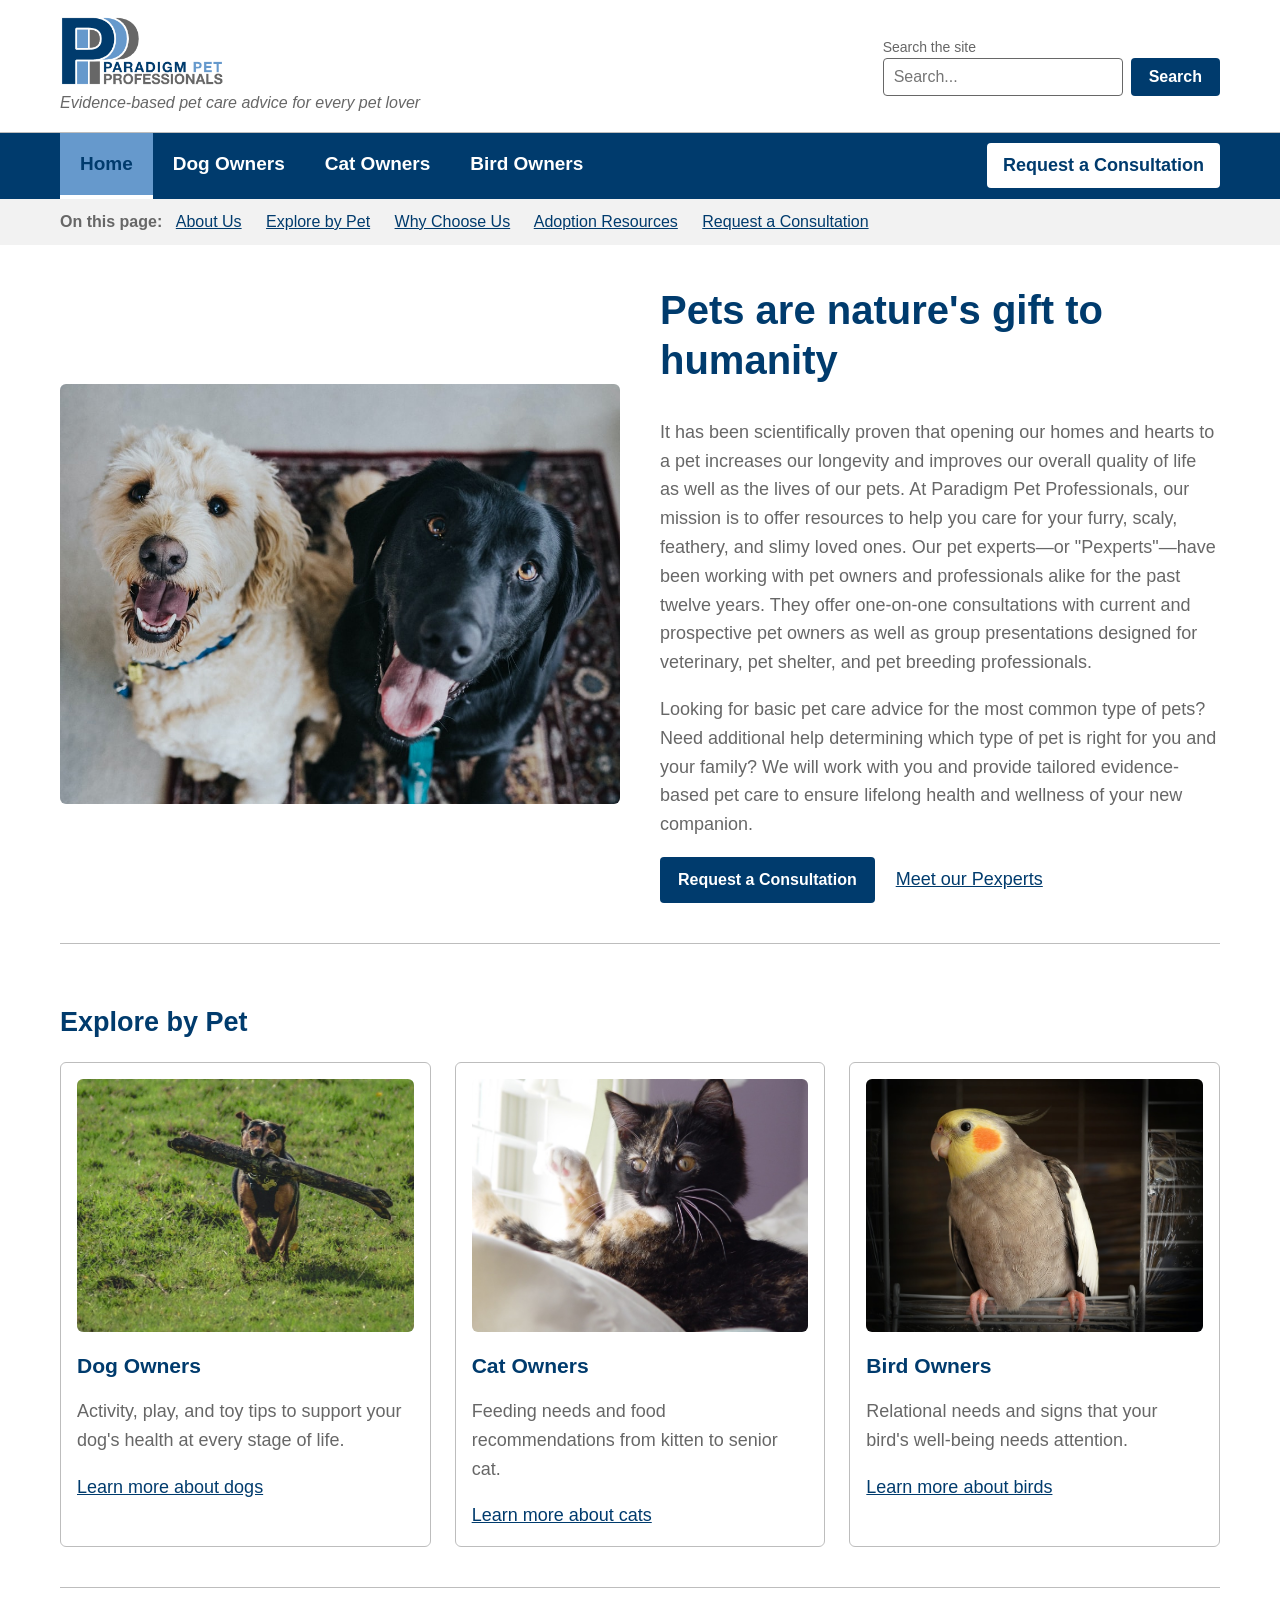
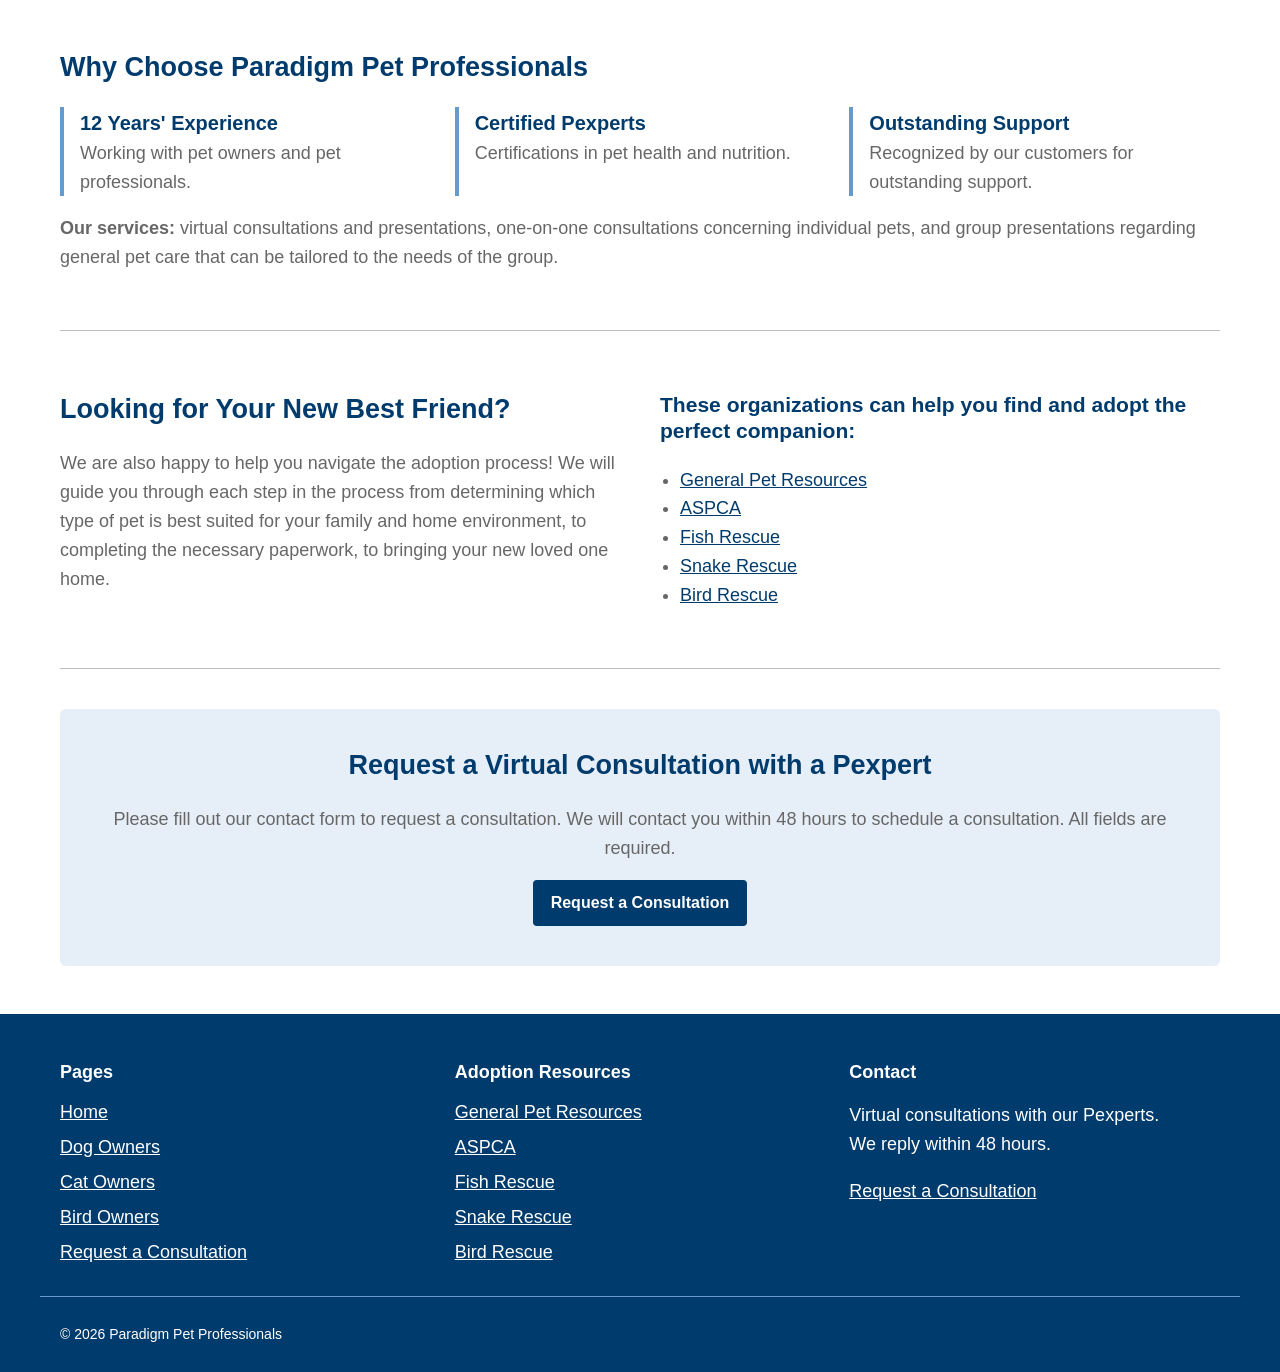
<file: index.html>
<!DOCTYPE html>
<html lang="en">
<head>
  <meta charset="UTF-8">
  <meta name="viewport" content="width=device-width, initial-scale=1.0">
  <title>Paradigm Pet Professionals | New Pet Care Consultations</title>
  <meta name="description" content="Evidence-based pet care advice and virtual new pet consultations with our Pexperts.">
  <link rel="stylesheet" href="css/styles.css">
</head>
<body>
  <a class="skip-link" href="#main">Skip to main content</a>

  <header class="site-header">
    <div class="container header-inner">
      <a href="index.html" class="brand">
        <img src="images/logo.png" alt="Paradigm Pet Professionals logo">
        <span class="slogan">Evidence-based pet care advice for every pet lover</span>
      </a>
      <form class="search" role="search" action="#">
        <label for="site-search">Search the site</label>
        <div class="search-row">
          <input type="search" id="site-search" name="q" placeholder="Search...">
          <button type="submit">Search</button>
        </div>
      </form>
    </div>
  </header>

  <nav class="main-nav" aria-label="Primary">
    <div class="container nav-inner">
      <ul>
        <li><a href="index.html" class="active" aria-current="page">Home</a></li>
        <li><a href="dogs.html">Dog Owners</a></li>
        <li><a href="cats.html">Cat Owners</a></li>
        <li><a href="birds.html">Bird Owners</a></li>
      </ul>
      <a href="consultation.html" class="nav-cta">Request a Consultation</a>
    </div>
  </nav>

  <nav class="page-links" aria-label="On this page">
    <div class="container">
      <span>On this page:</span>
      <a href="#about">About Us</a>
      <a href="#explore">Explore by Pet</a>
      <a href="#why">Why Choose Us</a>
      <a href="#adopt">Adoption Resources</a>
      <a href="#consult">Request a Consultation</a>
    </div>
  </nav>

  <main id="main" class="container">
        <section id="about" class="hero">
      <img src="images/hero-dogs.jpg" alt="Two happy dogs sitting side by side on a rug">
      <div>
        <h1>Pets are nature's gift to humanity</h1>
        <p>It has been scientifically proven that opening our homes and hearts to a pet increases our longevity and improves our overall quality of life as well as the lives of our pets. At Paradigm Pet Professionals, our mission is to offer resources to help you care for your furry, scaly, feathery, and slimy loved ones. Our pet experts—or "Pexperts"—have been working with pet owners and professionals alike for the past twelve years. They offer one-on-one consultations with current and prospective pet owners as well as group presentations designed for veterinary, pet shelter, and pet breeding professionals.</p>
        <p>Looking for basic pet care advice for the most common type of pets? Need additional help determining which type of pet is right for you and your family? We will work with you and provide tailored evidence-based pet care to ensure lifelong health and wellness of your new companion.</p>
        <a href="consultation.html" class="button">Request a Consultation</a>
        <a href="#why" class="text-link">Meet our Pexperts</a>
      </div>
    </section>

    <section id="explore">
      <h2>Explore by Pet</h2>
      <div class="cards">
        <article class="card">
          <img src="images/dog-play.jpg" alt="A dog running through the grass carrying a large stick">
          <h3>Dog Owners</h3>
          <p>Activity, play, and toy tips to support your dog's health at every stage of life.</p>
          <a href="dogs.html">Learn more about dogs</a>
        </article>
        <article class="card">
          <img src="images/cat.jpg" alt="A tortoiseshell cat lying on a bed">
          <h3>Cat Owners</h3>
          <p>Feeding needs and food recommendations from kitten to senior cat.</p>
          <a href="cats.html">Learn more about cats</a>
        </article>
        <article class="card">
          <img src="images/bird.jpg" alt="A cockatiel perched in its cage">
          <h3>Bird Owners</h3>
          <p>Relational needs and signs that your bird's well-being needs attention.</p>
          <a href="birds.html">Learn more about birds</a>
        </article>
      </div>
    </section>

    <section id="why">
      <h2>Why Choose Paradigm Pet Professionals</h2>
      <ul class="values">
        <li><strong>12 Years' Experience</strong>Working with pet owners and pet professionals.</li>
        <li><strong>Certified Pexperts</strong>Certifications in pet health and nutrition.</li>
        <li><strong>Outstanding Support</strong>Recognized by our customers for outstanding support.</li>
      </ul>
      <p><strong>Our services:</strong> virtual consultations and presentations, one-on-one consultations concerning individual pets, and group presentations regarding general pet care that can be tailored to the needs of the group.</p>
    </section>

    <section id="adopt" class="two-col">
      <div>
        <h2>Looking for Your New Best Friend?</h2>
        <p>We are also happy to help you navigate the adoption process! We will guide you through each step in the process from determining which type of pet is best suited for your family and home environment, to completing the necessary paperwork, to bringing your new loved one home.</p>
      </div>
      <div>
        <h3>These organizations can help you find and adopt the perfect companion:</h3>
        <ul class="link-list">
          <li><a href="https://bestfriends.org/pet-care-resources/issues/pet-adoption-resources" target="_blank" rel="noopener">General Pet Resources</a></li>
          <li><a href="https://www.aspca.org/" target="_blank" rel="noopener">ASPCA</a></li>
          <li><a href="https://www.sterlingshelter.org/humane-society/koi-fish-rescue/" target="_blank" rel="noopener">Fish Rescue</a></li>
          <li><a href="https://savethesnakes.org/snakerescuecall/" target="_blank" rel="noopener">Snake Rescue</a></li>
          <li><a href="https://ftlob.rescuegroups.org/" target="_blank" rel="noopener">Bird Rescue</a></li>
        </ul>
      </div>
    </section>

    <section id="consult" class="cta">
      <h2>Request a Virtual Consultation with a Pexpert</h2>
      <p>Please fill out our contact form to request a consultation. We will contact you within 48 hours to schedule a consultation. All fields are required.</p>
      <a href="consultation.html" class="button">Request a Consultation</a>
    </section>
  </main>

  <footer class="site-footer">
    <div class="container footer-grid">
      <div>
        <h2>Pages</h2>
        <ul>
          <li><a href="index.html">Home</a></li>
          <li><a href="dogs.html">Dog Owners</a></li>
          <li><a href="cats.html">Cat Owners</a></li>
          <li><a href="birds.html">Bird Owners</a></li>
          <li><a href="consultation.html">Request a Consultation</a></li>
        </ul>
      </div>
      <div>
        <h2>Adoption Resources</h2>
        <ul>
          <li><a href="https://bestfriends.org/pet-care-resources/issues/pet-adoption-resources" target="_blank" rel="noopener">General Pet Resources</a></li>
          <li><a href="https://www.aspca.org/" target="_blank" rel="noopener">ASPCA</a></li>
          <li><a href="https://www.sterlingshelter.org/humane-society/koi-fish-rescue/" target="_blank" rel="noopener">Fish Rescue</a></li>
          <li><a href="https://savethesnakes.org/snakerescuecall/" target="_blank" rel="noopener">Snake Rescue</a></li>
          <li><a href="https://ftlob.rescuegroups.org/" target="_blank" rel="noopener">Bird Rescue</a></li>
        </ul>
      </div>
      <div>
        <h2>Contact</h2>
        <p>Virtual consultations with our Pexperts.<br>We reply within 48 hours.</p>
        <p><a href="consultation.html">Request a Consultation</a></p>
      </div>
    </div>
    <div class="container footer-bottom">
      <p>&copy; 2026 Paradigm Pet Professionals</p>
    </div>
  </footer>
</body>
</html>
</file>
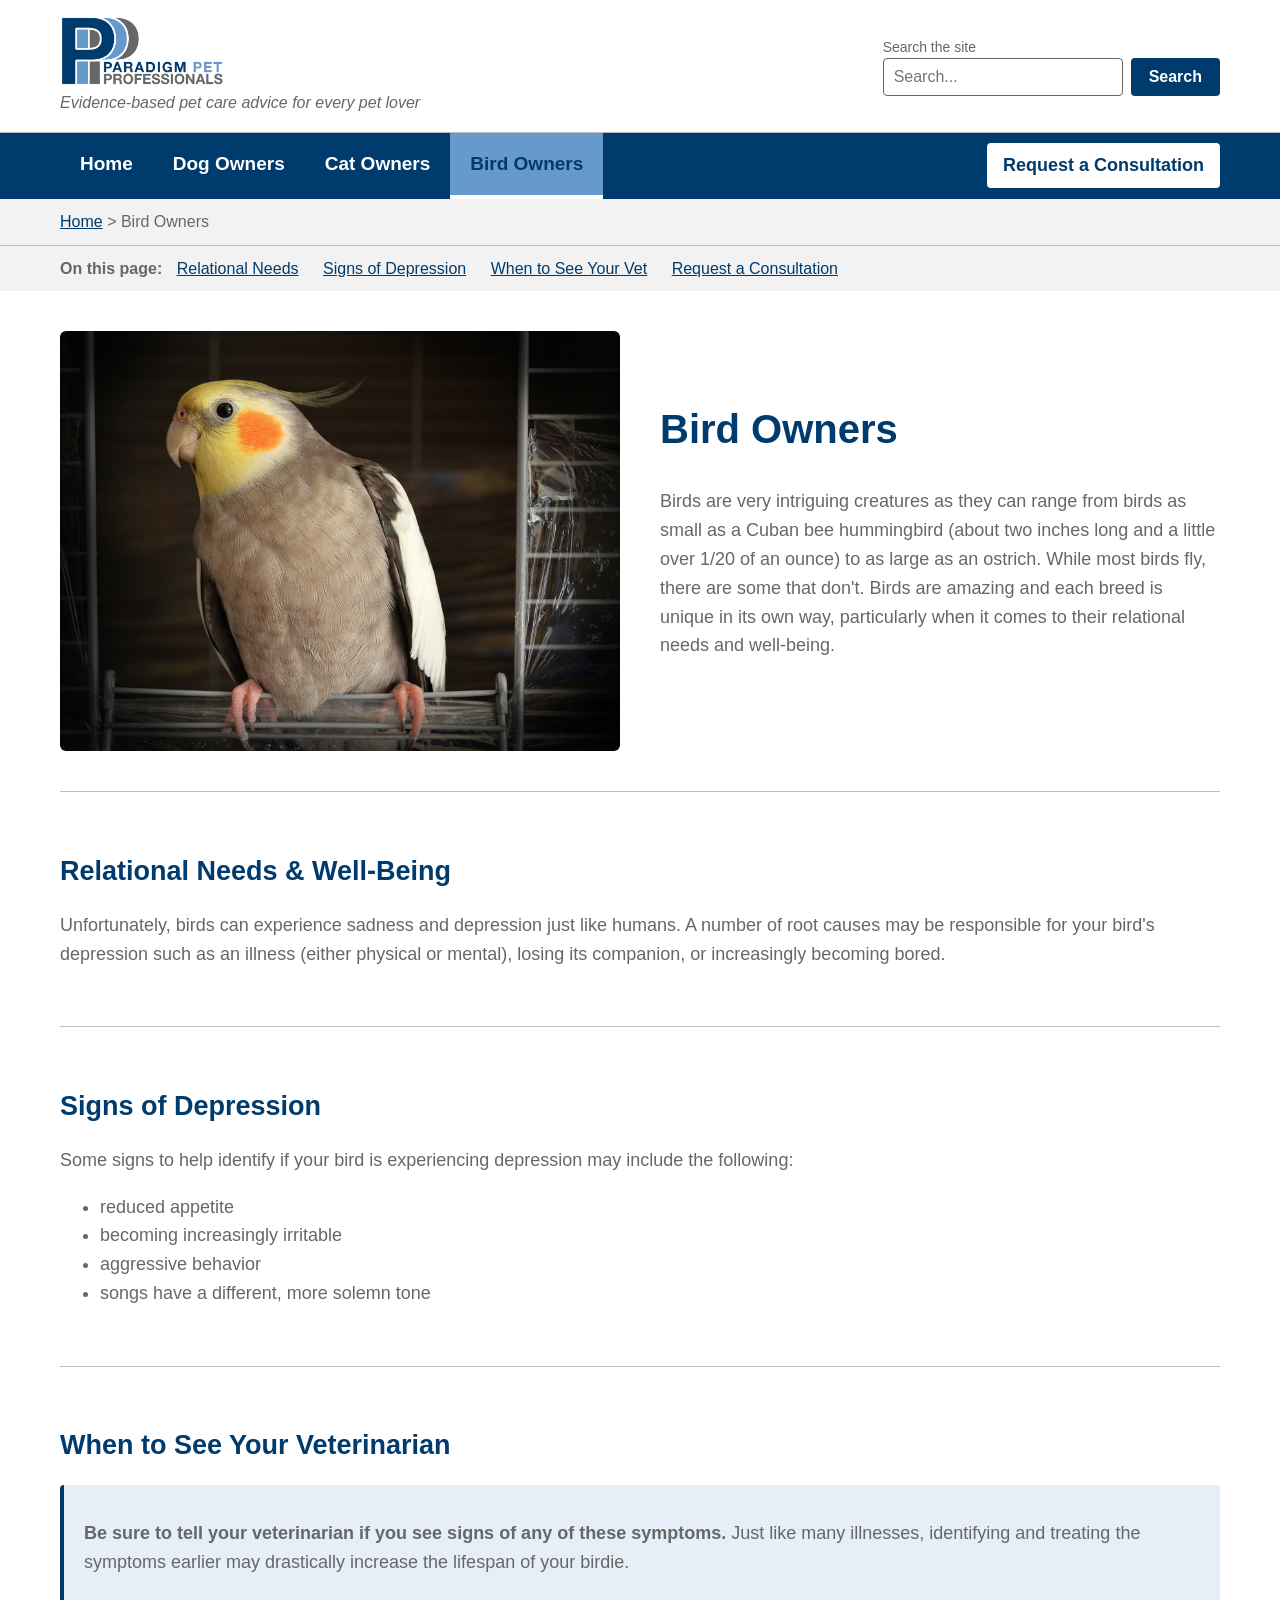
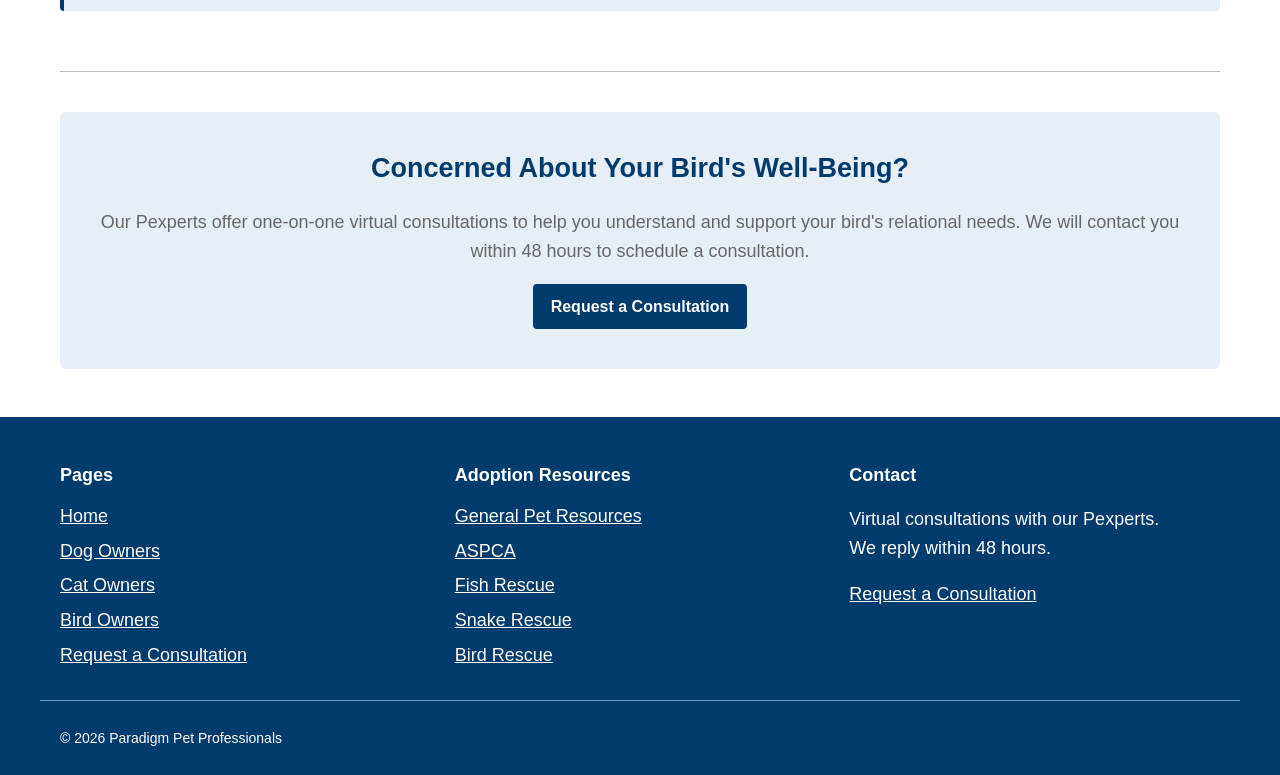
<file: birds.html>
<!DOCTYPE html>
<html lang="en">
<head>
  <meta charset="UTF-8">
  <meta name="viewport" content="width=device-width, initial-scale=1.0">
  <title>Bird Owners | Paradigm Pet Professionals</title>
  <meta name="description" content="Understand your bird's relational needs and well-being, and learn the signs that your bird may be experiencing depression.">
  <link rel="stylesheet" href="css/styles.css">
</head>
<body>
  <a class="skip-link" href="#main">Skip to main content</a>

  <header class="site-header">
    <div class="container header-inner">
      <a href="index.html" class="brand">
        <img src="images/logo.png" alt="Paradigm Pet Professionals logo">
        <span class="slogan">Evidence-based pet care advice for every pet lover</span>
      </a>
      <form class="search" role="search" action="#">
        <label for="site-search">Search the site</label>
        <div class="search-row">
          <input type="search" id="site-search" name="q" placeholder="Search...">
          <button type="submit">Search</button>
        </div>
      </form>
    </div>
  </header>

  <nav class="main-nav" aria-label="Primary">
    <div class="container nav-inner">
      <ul>
        <li><a href="index.html">Home</a></li>
        <li><a href="dogs.html">Dog Owners</a></li>
        <li><a href="cats.html">Cat Owners</a></li>
        <li><a href="birds.html" class="active" aria-current="page">Bird Owners</a></li>
      </ul>
      <a href="consultation.html" class="nav-cta">Request a Consultation</a>
    </div>
  </nav>

  <nav class="breadcrumb" aria-label="Breadcrumb">
    <div class="container">
      <a href="index.html">Home</a> <span aria-hidden="true">&gt;</span>
      <span aria-current="page">Bird Owners</span>
    </div>
  </nav>

  <nav class="page-links" aria-label="On this page">
    <div class="container">
      <span>On this page:</span>
      <a href="#relational">Relational Needs</a>
      <a href="#signs">Signs of Depression</a>
      <a href="#vet">When to See Your Vet</a>
      <a href="#consult">Request a Consultation</a>
    </div>
  </nav>

  <main id="main" class="container">
    <section class="hero">
      <img src="images/bird.jpg" alt="A gray and yellow cockatiel perched in its cage">
      <div>
        <h1>Bird Owners</h1>
        <p>Birds are very intriguing creatures as they can range from birds as small as a Cuban bee hummingbird (about two inches long and a little over 1/20 of an ounce) to as large as an ostrich. While most birds fly, there are some that don't. Birds are amazing and each breed is unique in its own way, particularly when it comes to their relational needs and well-being.</p>
      </div>
    </section>

    <section id="relational">
      <h2>Relational Needs &amp; Well-Being</h2>
      <p>Unfortunately, birds can experience sadness and depression just like humans. A number of root causes may be responsible for your bird's depression such as an illness (either physical or mental), losing its companion, or increasingly becoming bored.</p>
    </section>

    <section id="signs">
      <h2>Signs of Depression</h2>
      <p>Some signs to help identify if your bird is experiencing depression may include the following:</p>
      <ul>
        <li>reduced appetite</li>
        <li>becoming increasingly irritable</li>
        <li>aggressive behavior</li>
        <li>songs have a different, more solemn tone</li>
      </ul>
    </section>

    <section id="vet">
      <h2>When to See Your Veterinarian</h2>
      <div class="callout">
        <p><strong>Be sure to tell your veterinarian if you see signs of any of these symptoms.</strong> Just like many illnesses, identifying and treating the symptoms earlier may drastically increase the lifespan of your birdie.</p>
      </div>
    </section>

    <section id="consult" class="cta">
      <h2>Concerned About Your Bird's Well-Being?</h2>
      <p>Our Pexperts offer one-on-one virtual consultations to help you understand and support your bird's relational needs. We will contact you within 48 hours to schedule a consultation.</p>
      <a href="consultation.html" class="button">Request a Consultation</a>
    </section>
  </main>

  <footer class="site-footer">
    <div class="container footer-grid">
      <div>
        <h2>Pages</h2>
        <ul>
          <li><a href="index.html">Home</a></li>
          <li><a href="dogs.html">Dog Owners</a></li>
          <li><a href="cats.html">Cat Owners</a></li>
          <li><a href="birds.html">Bird Owners</a></li>
          <li><a href="consultation.html">Request a Consultation</a></li>
        </ul>
      </div>
      <div>
        <h2>Adoption Resources</h2>
        <ul>
          <li><a href="https://bestfriends.org/pet-care-resources/issues/pet-adoption-resources" target="_blank" rel="noopener">General Pet Resources</a></li>
          <li><a href="https://www.aspca.org/" target="_blank" rel="noopener">ASPCA</a></li>
          <li><a href="https://www.sterlingshelter.org/humane-society/koi-fish-rescue/" target="_blank" rel="noopener">Fish Rescue</a></li>
          <li><a href="https://savethesnakes.org/snakerescuecall/" target="_blank" rel="noopener">Snake Rescue</a></li>
          <li><a href="https://ftlob.rescuegroups.org/" target="_blank" rel="noopener">Bird Rescue</a></li>
        </ul>
      </div>
      <div>
        <h2>Contact</h2>
        <p>Virtual consultations with our Pexperts.<br>We reply within 48 hours.</p>
        <p><a href="consultation.html">Request a Consultation</a></p>
      </div>
    </div>
    <div class="container footer-bottom">
      <p>&copy; 2026 Paradigm Pet Professionals</p>
    </div>
  </footer>
</body>
</html>
</file>
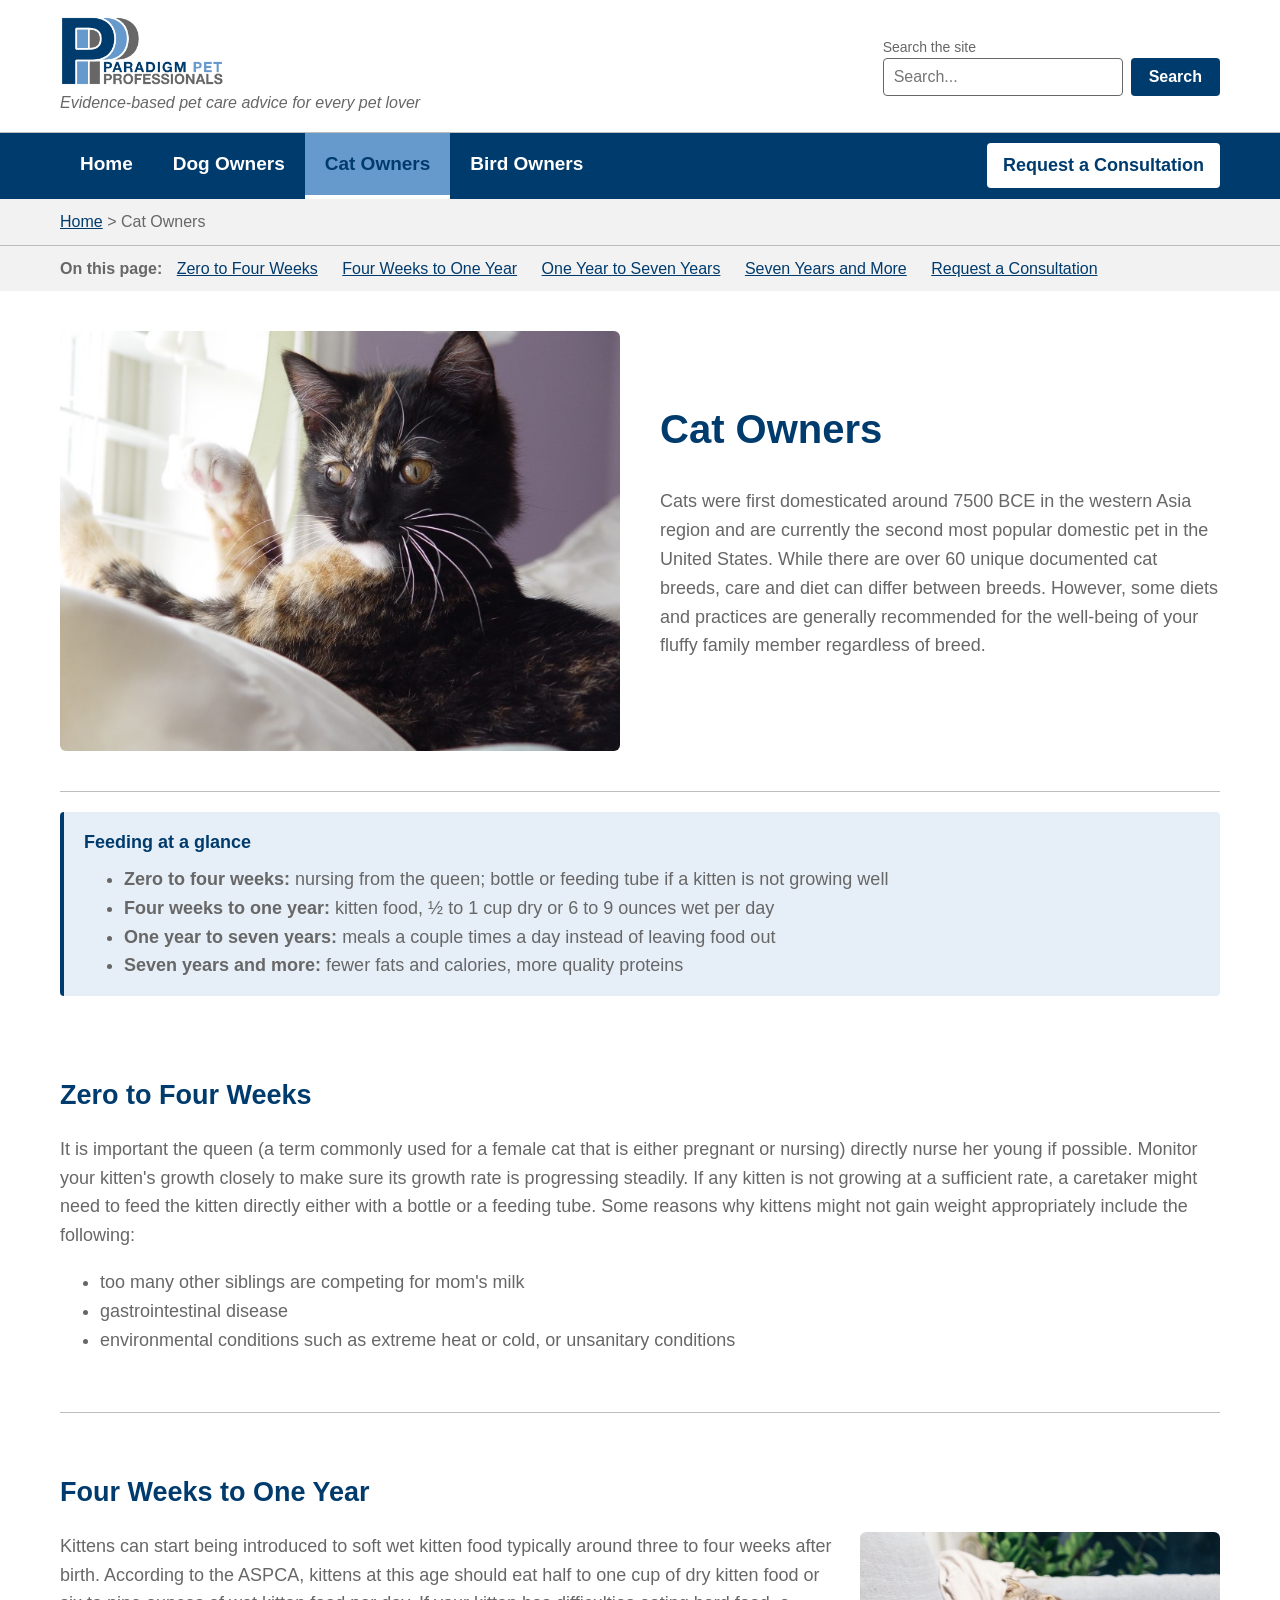
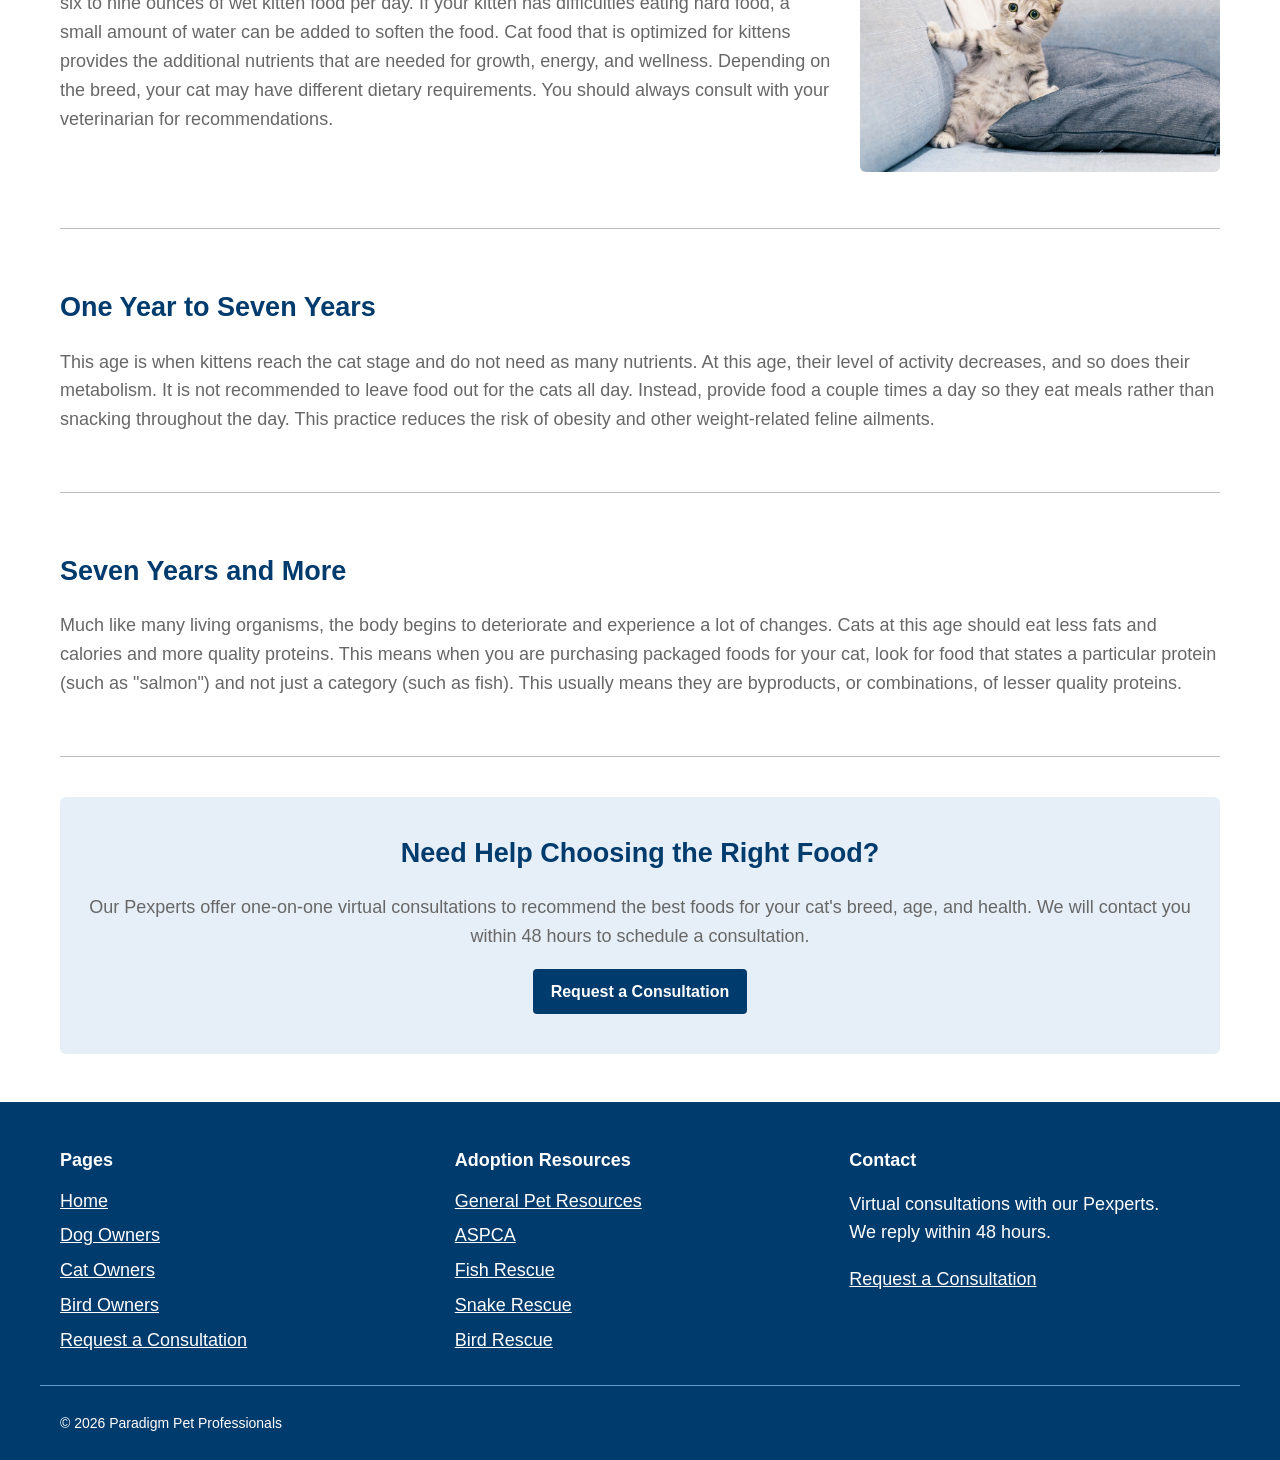
<file: cats.html>
<!DOCTYPE html>
<html lang="en">
<head>
  <meta charset="UTF-8">
  <meta name="viewport" content="width=device-width, initial-scale=1.0">
  <title>Cat Owners | Paradigm Pet Professionals</title>
  <meta name="description" content="Feeding needs and food recommendations for your cat at every life stage, from newborn kitten to senior cat.">
  <link rel="stylesheet" href="css/styles.css">
</head>
<body>
  <a class="skip-link" href="#main">Skip to main content</a>

  <header class="site-header">
    <div class="container header-inner">
      <a href="index.html" class="brand">
        <img src="images/logo.png" alt="Paradigm Pet Professionals logo">
        <span class="slogan">Evidence-based pet care advice for every pet lover</span>
      </a>
      <form class="search" role="search" action="#">
        <label for="site-search">Search the site</label>
        <div class="search-row">
          <input type="search" id="site-search" name="q" placeholder="Search...">
          <button type="submit">Search</button>
        </div>
      </form>
    </div>
  </header>

  <nav class="main-nav" aria-label="Primary">
    <div class="container nav-inner">
      <ul>
        <li><a href="index.html">Home</a></li>
        <li><a href="dogs.html">Dog Owners</a></li>
        <li><a href="cats.html" class="active" aria-current="page">Cat Owners</a></li>
        <li><a href="birds.html">Bird Owners</a></li>
      </ul>
      <a href="consultation.html" class="nav-cta">Request a Consultation</a>
    </div>
  </nav>

  <nav class="breadcrumb" aria-label="Breadcrumb">
    <div class="container">
      <a href="index.html">Home</a> <span aria-hidden="true">&gt;</span>
      <span aria-current="page">Cat Owners</span>
    </div>
  </nav>

  <nav class="page-links" aria-label="On this page">
    <div class="container">
      <span>On this page:</span>
      <a href="#newborn">Zero to Four Weeks</a>
      <a href="#kitten">Four Weeks to One Year</a>
      <a href="#adult">One Year to Seven Years</a>
      <a href="#senior">Seven Years and More</a>
      <a href="#consult">Request a Consultation</a>
    </div>
  </nav>

  <main id="main" class="container">
    <section class="hero">
      <img src="images/cat.jpg" alt="A tortoiseshell cat lying on a bed">
      <div>
        <h1>Cat Owners</h1>
        <p>Cats were first domesticated around 7500 BCE in the western Asia region and are currently the second most popular domestic pet in the United States. While there are over 60 unique documented cat breeds, care and diet can differ between breeds. However, some diets and practices are generally recommended for the well-being of your fluffy family member regardless of breed.</p>
      </div>
    </section>

    <div class="callout">
      <h4>Feeding at a glance</h4>
      <ul>
        <li><strong>Zero to four weeks:</strong> nursing from the queen; bottle or feeding tube if a kitten is not growing well</li>
        <li><strong>Four weeks to one year:</strong> kitten food, ½ to 1 cup dry or 6 to 9 ounces wet per day</li>
        <li><strong>One year to seven years:</strong> meals a couple times a day instead of leaving food out</li>
        <li><strong>Seven years and more:</strong> fewer fats and calories, more quality proteins</li>
      </ul>
    </div>

    <section id="newborn">
      <h2>Zero to Four Weeks</h2>
      <p>It is important the queen (a term commonly used for a female cat that is either pregnant or nursing) directly nurse her young if possible. Monitor your kitten's growth closely to make sure its growth rate is progressing steadily. If any kitten is not growing at a sufficient rate, a caretaker might need to feed the kitten directly either with a bottle or a feeding tube. Some reasons why kittens might not gain weight appropriately include the following:</p>
      <ul>
        <li>too many other siblings are competing for mom's milk</li>
        <li>gastrointestinal disease</li>
        <li>environmental conditions such as extreme heat or cold, or unsanitary conditions</li>
      </ul>
    </section>

    <section id="kitten">
      <h2>Four Weeks to One Year</h2>
      <img src="images/kitten.jpg" alt="A playful tabby kitten on a couch" class="section-img">
      <p>Kittens can start being introduced to soft wet kitten food typically around three to four weeks after birth. According to the ASPCA, kittens at this age should eat half to one cup of dry kitten food or six to nine ounces of wet kitten food per day. If your kitten has difficulties eating hard food, a small amount of water can be added to soften the food. Cat food that is optimized for kittens provides the additional nutrients that are needed for growth, energy, and wellness. Depending on the breed, your cat may have different dietary requirements. You should always consult with your veterinarian for recommendations.</p>
    </section>

    <section id="adult">
      <h2>One Year to Seven Years</h2>
      <p>This age is when kittens reach the cat stage and do not need as many nutrients. At this age, their level of activity decreases, and so does their metabolism. It is not recommended to leave food out for the cats all day. Instead, provide food a couple times a day so they eat meals rather than snacking throughout the day. This practice reduces the risk of obesity and other weight-related feline ailments.</p>
    </section>

    <section id="senior">
      <h2>Seven Years and More</h2>
      <p>Much like many living organisms, the body begins to deteriorate and experience a lot of changes. Cats at this age should eat less fats and calories and more quality proteins. This means when you are purchasing packaged foods for your cat, look for food that states a particular protein (such as "salmon") and not just a category (such as fish). This usually means they are byproducts, or combinations, of lesser quality proteins.</p>
    </section>

    <section id="consult" class="cta">
      <h2>Need Help Choosing the Right Food?</h2>
      <p>Our Pexperts offer one-on-one virtual consultations to recommend the best foods for your cat's breed, age, and health. We will contact you within 48 hours to schedule a consultation.</p>
      <a href="consultation.html" class="button">Request a Consultation</a>
    </section>
  </main>

  <footer class="site-footer">
    <div class="container footer-grid">
      <div>
        <h2>Pages</h2>
        <ul>
          <li><a href="index.html">Home</a></li>
          <li><a href="dogs.html">Dog Owners</a></li>
          <li><a href="cats.html">Cat Owners</a></li>
          <li><a href="birds.html">Bird Owners</a></li>
          <li><a href="consultation.html">Request a Consultation</a></li>
        </ul>
      </div>
      <div>
        <h2>Adoption Resources</h2>
        <ul>
          <li><a href="https://bestfriends.org/pet-care-resources/issues/pet-adoption-resources" target="_blank" rel="noopener">General Pet Resources</a></li>
          <li><a href="https://www.aspca.org/" target="_blank" rel="noopener">ASPCA</a></li>
          <li><a href="https://www.sterlingshelter.org/humane-society/koi-fish-rescue/" target="_blank" rel="noopener">Fish Rescue</a></li>
          <li><a href="https://savethesnakes.org/snakerescuecall/" target="_blank" rel="noopener">Snake Rescue</a></li>
          <li><a href="https://ftlob.rescuegroups.org/" target="_blank" rel="noopener">Bird Rescue</a></li>
        </ul>
      </div>
      <div>
        <h2>Contact</h2>
        <p>Virtual consultations with our Pexperts.<br>We reply within 48 hours.</p>
        <p><a href="consultation.html">Request a Consultation</a></p>
      </div>
    </div>
    <div class="container footer-bottom">
      <p>&copy; 2026 Paradigm Pet Professionals</p>
    </div>
  </footer>
</body>
</html>
</file>
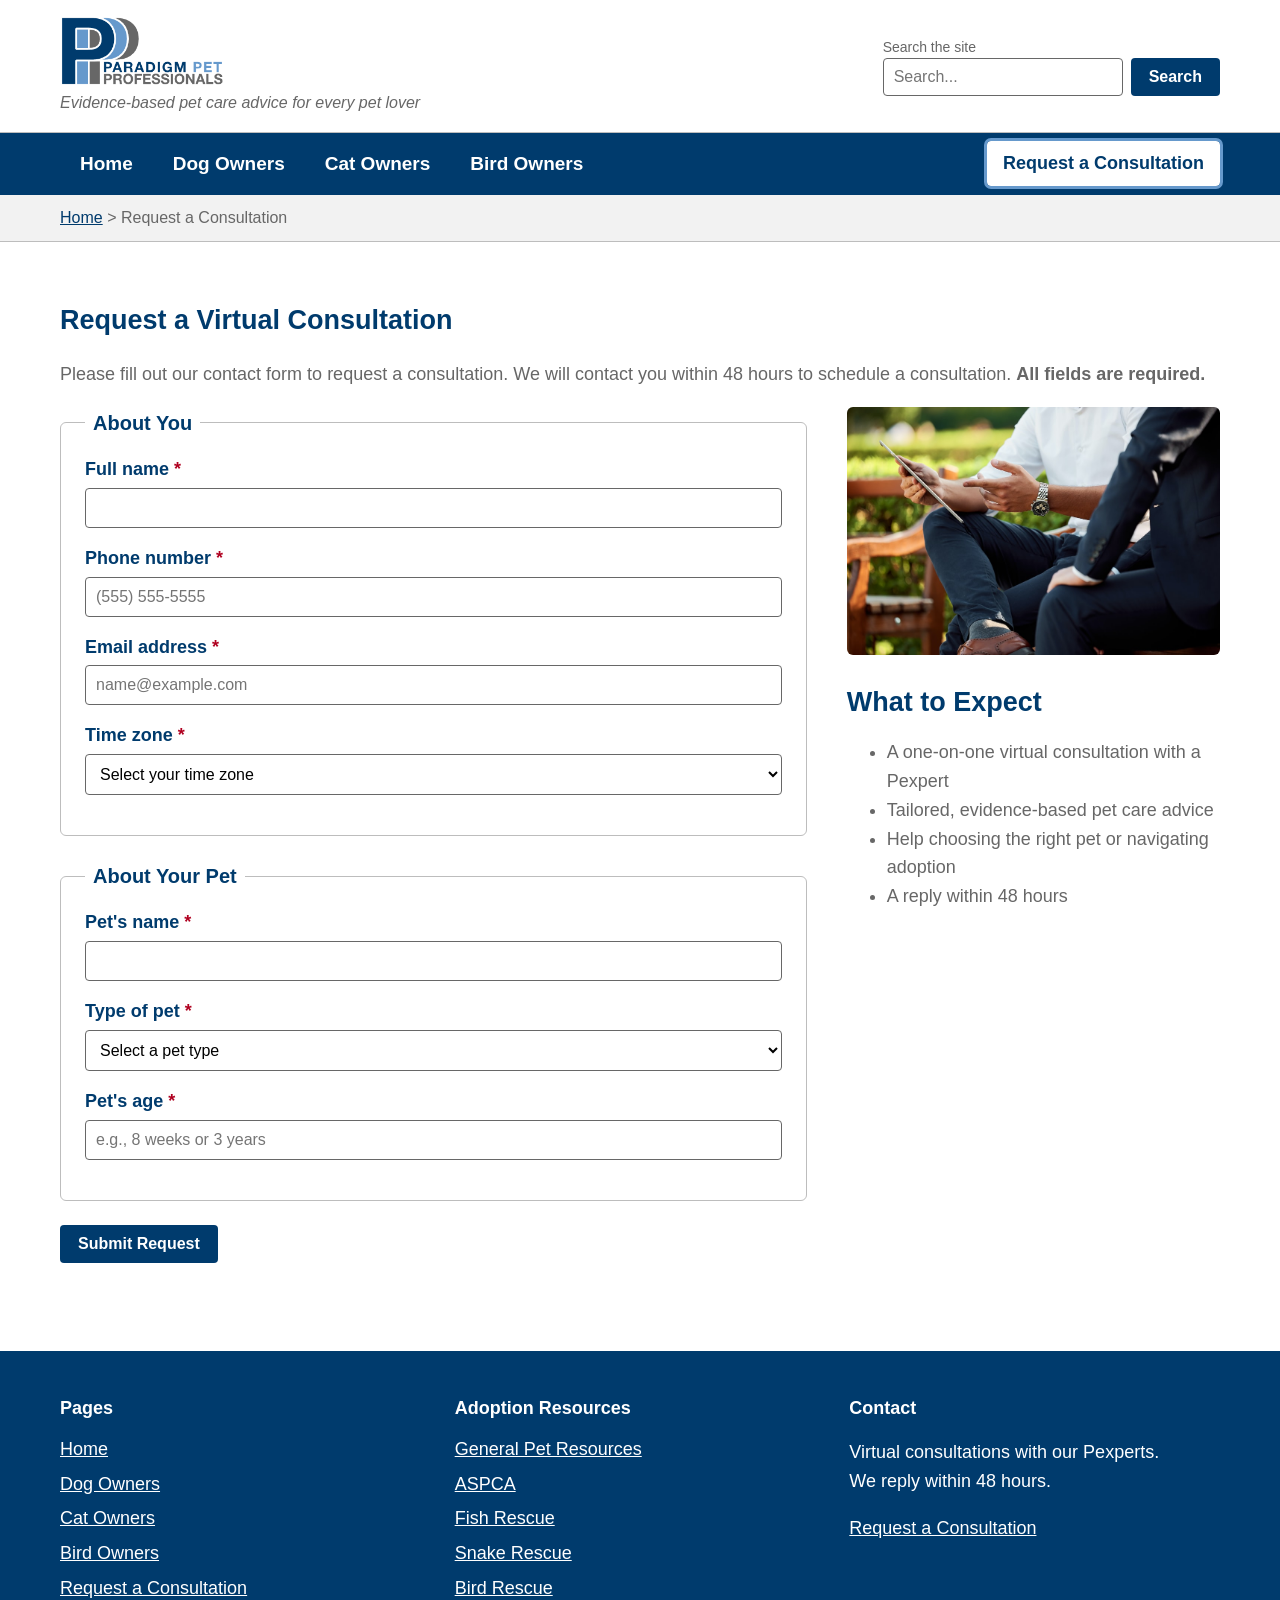
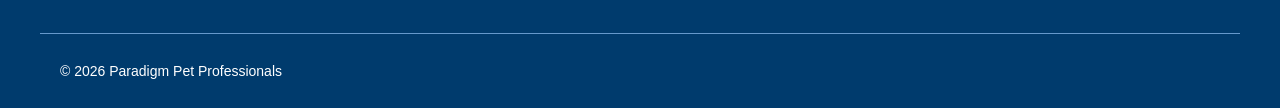
<file: consultation.html>
<!DOCTYPE html>
<html lang="en">
<head>
  <meta charset="UTF-8">
  <meta name="viewport" content="width=device-width, initial-scale=1.0">
  <title>Request a New Pet Consultation | Paradigm Pet Professionals</title>
  <meta name="description" content="Request a virtual new pet care consultation with a Paradigm Pet Professionals Pexpert. We reply within 48 hours.">
  <link rel="stylesheet" href="css/styles.css">
</head>
<body>
  <a class="skip-link" href="#main">Skip to main content</a>

  <header class="site-header">
    <div class="container header-inner">
      <a href="index.html" class="brand">
        <img src="images/logo.png" alt="Paradigm Pet Professionals logo">
        <span class="slogan">Evidence-based pet care advice for every pet lover</span>
      </a>
      <form class="search" role="search" action="#">
        <label for="site-search">Search the site</label>
        <div class="search-row">
          <input type="search" id="site-search" name="q" placeholder="Search...">
          <button type="submit">Search</button>
        </div>
      </form>
    </div>
  </header>

  <nav class="main-nav" aria-label="Primary">
    <div class="container nav-inner">
      <ul>
        <li><a href="index.html">Home</a></li>
        <li><a href="dogs.html">Dog Owners</a></li>
        <li><a href="cats.html">Cat Owners</a></li>
        <li><a href="birds.html">Bird Owners</a></li>
      </ul>
      <a href="consultation.html" class="nav-cta active" aria-current="page">Request a Consultation</a>
    </div>
  </nav>

  <nav class="breadcrumb" aria-label="Breadcrumb">
    <div class="container">
      <a href="index.html">Home</a> <span aria-hidden="true">&gt;</span>
      <span aria-current="page">Request a Consultation</span>
    </div>
  </nav>

  <main id="main" class="container">
    <section>
      <h1>Request a Virtual Consultation</h1>
      <p>Please fill out our contact form to request a consultation. We will contact you within 48 hours to schedule a consultation. <strong>All fields are required.</strong></p>

      <div class="form-layout">
        <div>
          <form id="consult-form" class="consult-form" action="#">
            <fieldset>
              <legend>About You</legend>
              <div class="form-row">
                <label for="name">Full name <span class="required" aria-hidden="true">*</span></label>
                <input type="text" id="name" name="name" autocomplete="name" required>
              </div>
              <div class="form-row">
                <label for="phone">Phone number <span class="required" aria-hidden="true">*</span></label>
                <input type="tel" id="phone" name="phone" autocomplete="tel" placeholder="(555) 555-5555" required>
              </div>
              <div class="form-row">
                <label for="email">Email address <span class="required" aria-hidden="true">*</span></label>
                <input type="email" id="email" name="email" autocomplete="email" placeholder="name@example.com" required>
              </div>
              <div class="form-row">
                <label for="timezone">Time zone <span class="required" aria-hidden="true">*</span></label>
                <select id="timezone" name="timezone" required>
                  <option value="" disabled selected>Select your time zone</option>
                  <option>Eastern Time (ET)</option>
                  <option>Central Time (CT)</option>
                  <option>Mountain Time (MT)</option>
                  <option>Pacific Time (PT)</option>
                  <option>Alaska Time (AKT)</option>
                  <option>Hawaii-Aleutian Time (HT)</option>
                  <option>Other</option>
                </select>
              </div>
            </fieldset>

            <fieldset>
              <legend>About Your Pet</legend>
              <div class="form-row">
                <label for="pet-name">Pet's name <span class="required" aria-hidden="true">*</span></label>
                <input type="text" id="pet-name" name="pet-name" required>
              </div>
              <div class="form-row">
                <label for="pet-type">Type of pet <span class="required" aria-hidden="true">*</span></label>
                <select id="pet-type" name="pet-type" required>
                  <option value="" disabled selected>Select a pet type</option>
                  <option>Dog</option>
                  <option>Cat</option>
                  <option>Bird</option>
                  <option>Fish</option>
                  <option>Small animal</option>
                  <option>Reptile</option>
                  <option>Other</option>
                </select>
              </div>
              <div class="form-row">
                <label for="pet-age">Pet's age <span class="required" aria-hidden="true">*</span></label>
                <input type="text" id="pet-age" name="pet-age" placeholder="e.g., 8 weeks or 3 years" required>
              </div>
            </fieldset>

            <button type="submit" class="button">Submit Request</button>
          </form>

          <div id="confirmation" class="callout" role="status" tabindex="-1" hidden>
            <h2>Thank you!</h2>
            <p>Your consultation request has been received. A Pexpert will contact you within 48 hours to schedule your consultation.</p>
            <a href="index.html">Return to Home</a>
          </div>
        </div>

        <aside class="form-aside">
          <img src="images/consultation.jpg" alt="A pet professional meeting with a client">
          <h2>What to Expect</h2>
          <ul>
            <li>A one-on-one virtual consultation with a Pexpert</li>
            <li>Tailored, evidence-based pet care advice</li>
            <li>Help choosing the right pet or navigating adoption</li>
            <li>A reply within 48 hours</li>
          </ul>
        </aside>
      </div>
    </section>
  </main>

  <footer class="site-footer">
    <div class="container footer-grid">
      <div>
        <h2>Pages</h2>
        <ul>
          <li><a href="index.html">Home</a></li>
          <li><a href="dogs.html">Dog Owners</a></li>
          <li><a href="cats.html">Cat Owners</a></li>
          <li><a href="birds.html">Bird Owners</a></li>
          <li><a href="consultation.html">Request a Consultation</a></li>
        </ul>
      </div>
      <div>
        <h2>Adoption Resources</h2>
        <ul>
          <li><a href="https://bestfriends.org/pet-care-resources/issues/pet-adoption-resources" target="_blank" rel="noopener">General Pet Resources</a></li>
          <li><a href="https://www.aspca.org/" target="_blank" rel="noopener">ASPCA</a></li>
          <li><a href="https://www.sterlingshelter.org/humane-society/koi-fish-rescue/" target="_blank" rel="noopener">Fish Rescue</a></li>
          <li><a href="https://savethesnakes.org/snakerescuecall/" target="_blank" rel="noopener">Snake Rescue</a></li>
          <li><a href="https://ftlob.rescuegroups.org/" target="_blank" rel="noopener">Bird Rescue</a></li>
        </ul>
      </div>
      <div>
        <h2>Contact</h2>
        <p>Virtual consultations with our Pexperts.<br>We reply within 48 hours.</p>
        <p><a href="consultation.html">Request a Consultation</a></p>
      </div>
    </div>
    <div class="container footer-bottom">
      <p>&copy; 2026 Paradigm Pet Professionals</p>
    </div>
  </footer>

  <script>
    const form = document.getElementById('consult-form');
    const confirmation = document.getElementById('confirmation');
    form.addEventListener('submit', function (event) {
      event.preventDefault();
      form.hidden = true;
      confirmation.hidden = false;
      confirmation.focus();
    });
  </script>
</body>
</html>
</file>
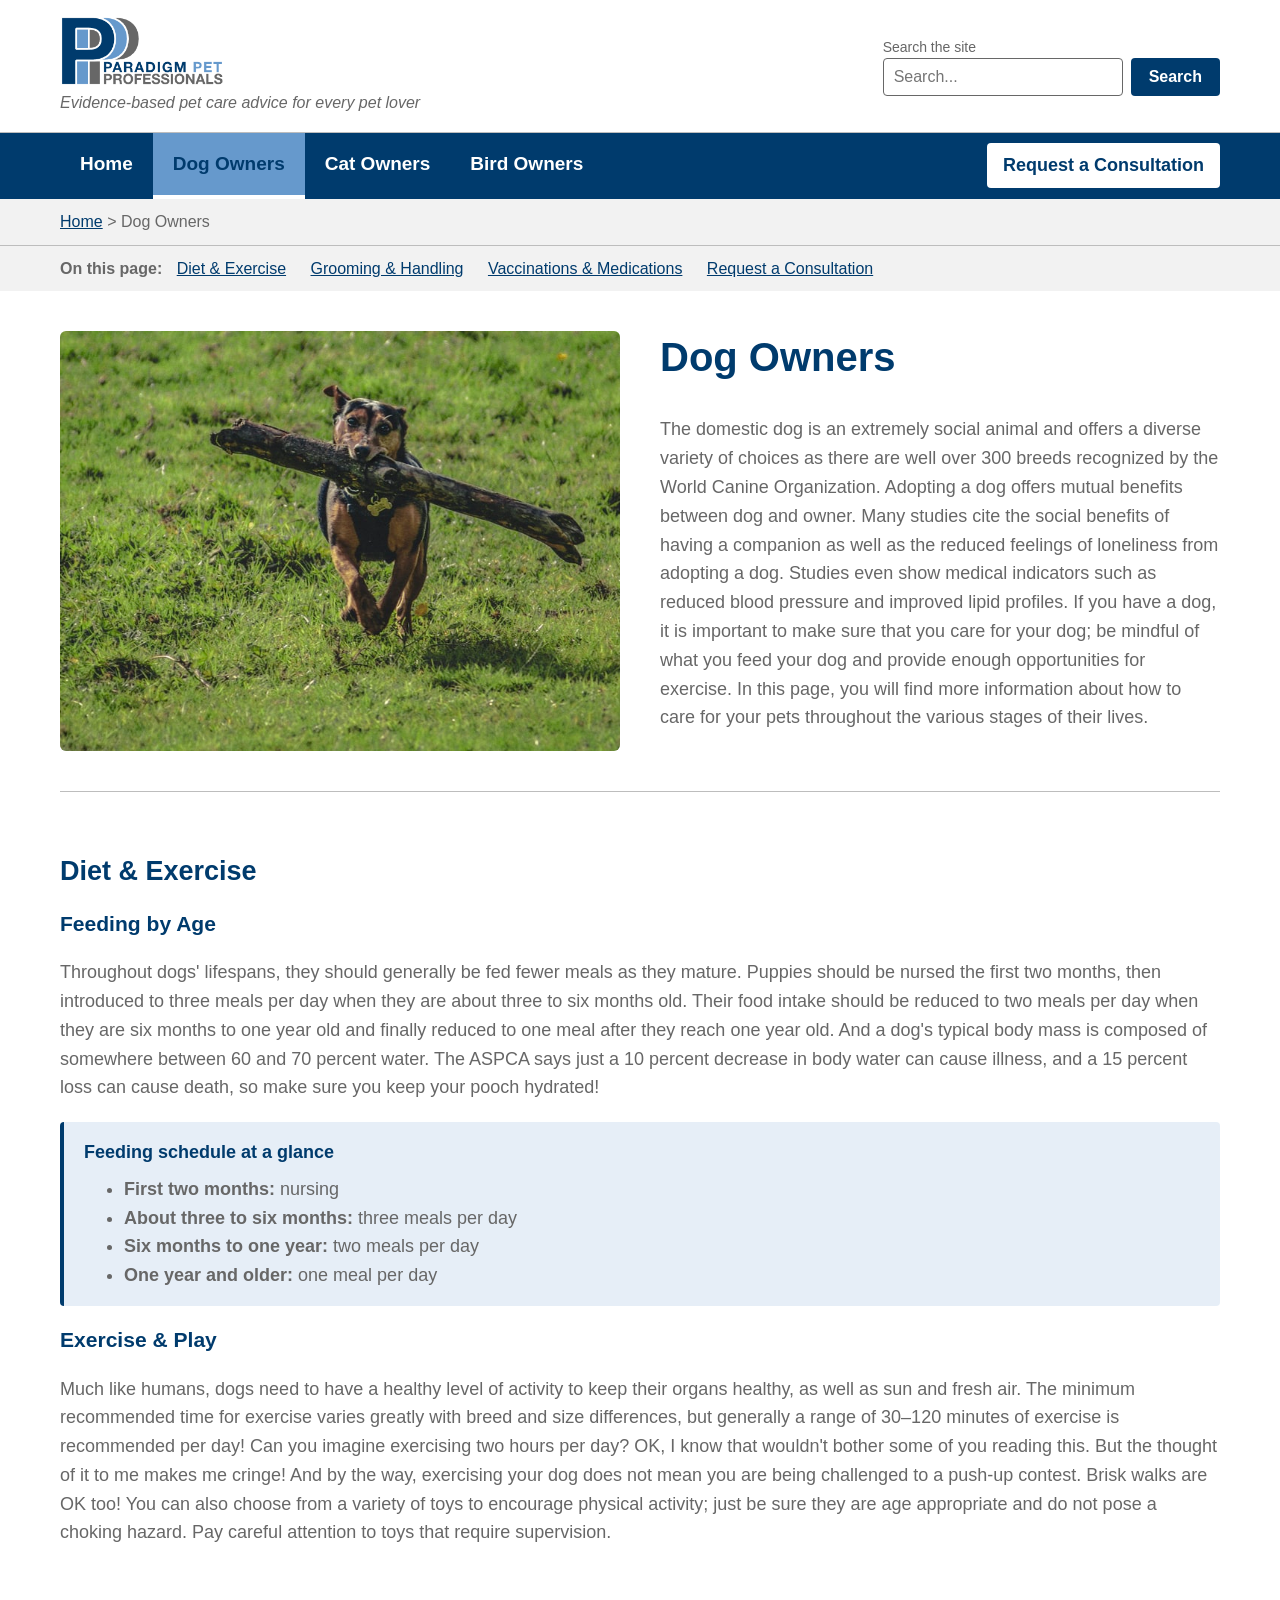
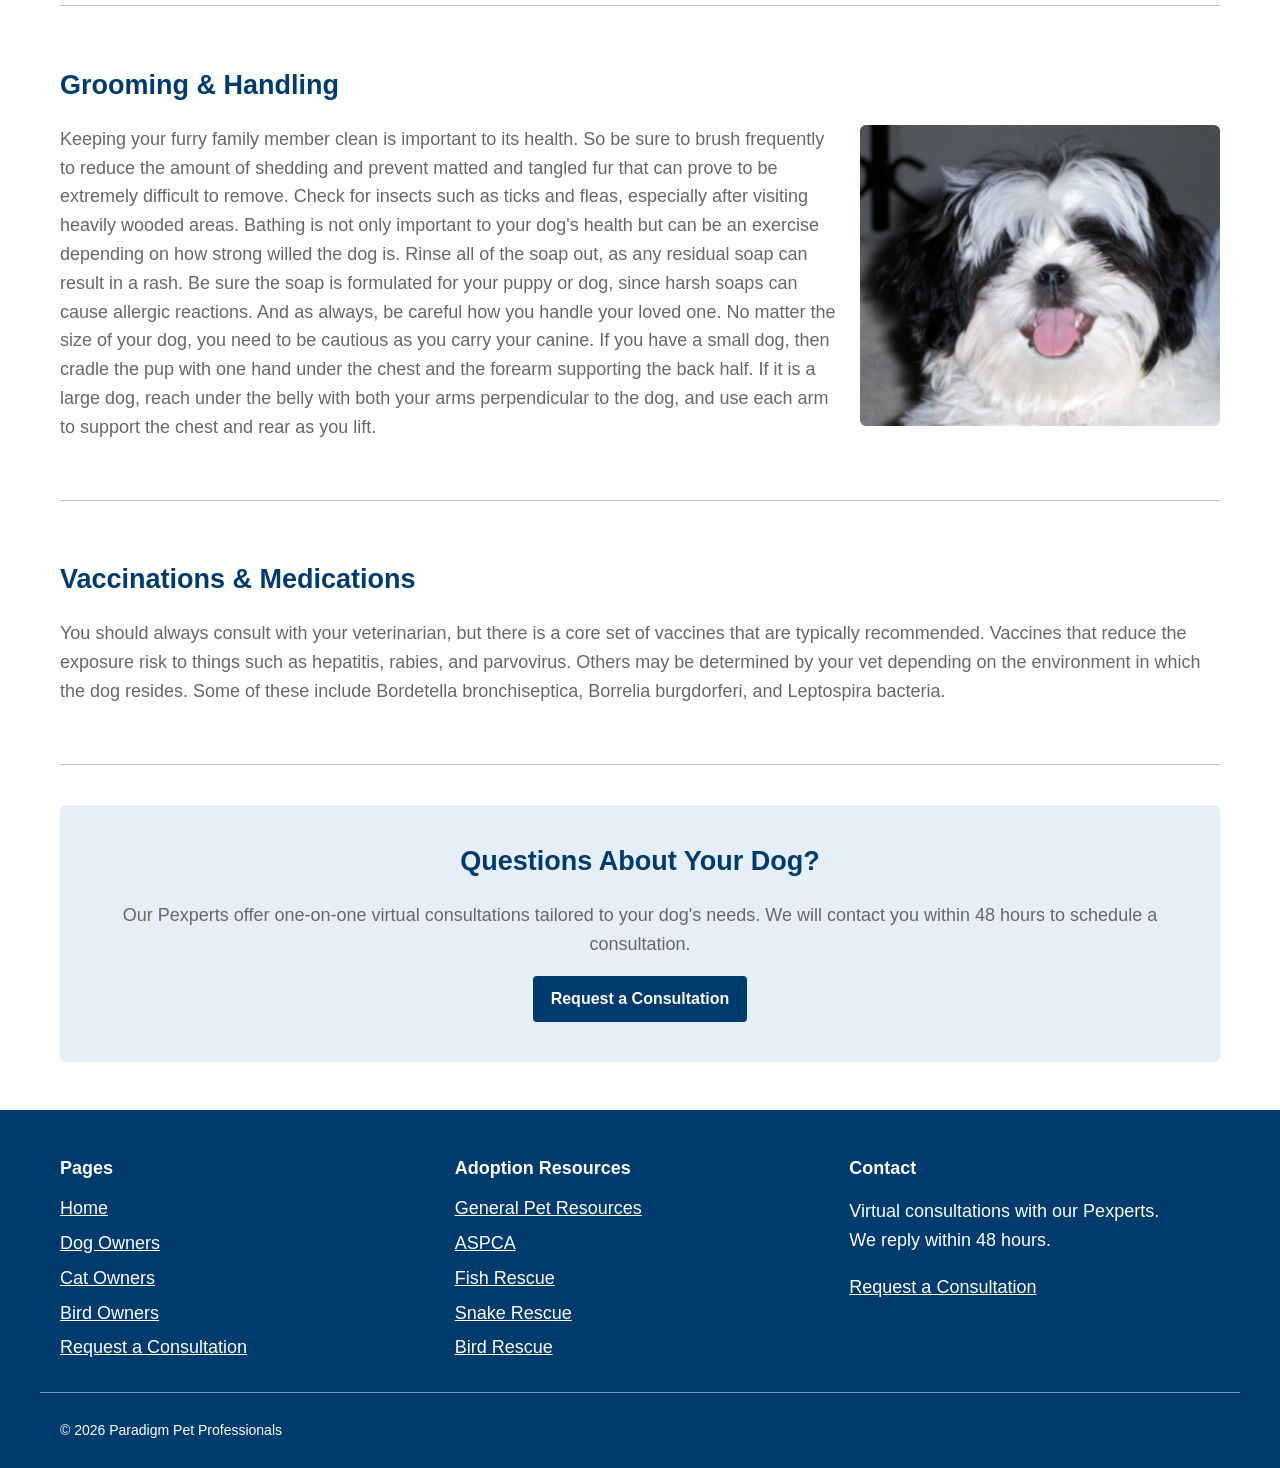
<file: dogs.html>
<!DOCTYPE html>
<html lang="en">
<head>
  <meta charset="UTF-8">
  <meta name="viewport" content="width=device-width, initial-scale=1.0">
  <title>Dog Owners | Paradigm Pet Professionals</title>
  <meta name="description" content="Diet, exercise, play, grooming, and vaccination advice for every stage of your dog's life.">
  <link rel="stylesheet" href="css/styles.css">
</head>
<body>
  <a class="skip-link" href="#main">Skip to main content</a>

  <header class="site-header">
    <div class="container header-inner">
      <a href="index.html" class="brand">
        <img src="images/logo.png" alt="Paradigm Pet Professionals logo">
        <span class="slogan">Evidence-based pet care advice for every pet lover</span>
      </a>
      <form class="search" role="search" action="#">
        <label for="site-search">Search the site</label>
        <div class="search-row">
          <input type="search" id="site-search" name="q" placeholder="Search...">
          <button type="submit">Search</button>
        </div>
      </form>
    </div>
  </header>

  <nav class="main-nav" aria-label="Primary">
    <div class="container nav-inner">
      <ul>
        <li><a href="index.html">Home</a></li>
        <li><a href="dogs.html" class="active" aria-current="page">Dog Owners</a></li>
        <li><a href="cats.html">Cat Owners</a></li>
        <li><a href="birds.html">Bird Owners</a></li>
      </ul>
      <a href="consultation.html" class="nav-cta">Request a Consultation</a>
    </div>
  </nav>

  <nav class="breadcrumb" aria-label="Breadcrumb">
    <div class="container">
      <a href="index.html">Home</a> <span aria-hidden="true">&gt;</span>
      <span aria-current="page">Dog Owners</span>
    </div>
  </nav>

  <nav class="page-links" aria-label="On this page">
    <div class="container">
      <span>On this page:</span>
      <a href="#diet">Diet &amp; Exercise</a>
      <a href="#grooming">Grooming &amp; Handling</a>
      <a href="#vaccines">Vaccinations &amp; Medications</a>
      <a href="#consult">Request a Consultation</a>
    </div>
  </nav>

  <main id="main" class="container">
    <section class="hero">
      <img src="images/dog-play.jpg" alt="A dog running through the grass carrying a large stick">
      <div>
        <h1>Dog Owners</h1>
        <p>The domestic dog is an extremely social animal and offers a diverse variety of choices as there are well over 300 breeds recognized by the World Canine Organization. Adopting a dog offers mutual benefits between dog and owner. Many studies cite the social benefits of having a companion as well as the reduced feelings of loneliness from adopting a dog. Studies even show medical indicators such as reduced blood pressure and improved lipid profiles. If you have a dog, it is important to make sure that you care for your dog; be mindful of what you feed your dog and provide enough opportunities for exercise. In this page, you will find more information about how to care for your pets throughout the various stages of their lives.</p>
      </div>
    </section>

    <section id="diet">
      <h2>Diet &amp; Exercise</h2>

      <h3>Feeding by Age</h3>
      <p>Throughout dogs' lifespans, they should generally be fed fewer meals as they mature. Puppies should be nursed the first two months, then introduced to three meals per day when they are about three to six months old. Their food intake should be reduced to two meals per day when they are six months to one year old and finally reduced to one meal after they reach one year old. And a dog's typical body mass is composed of somewhere between 60 and 70 percent water. The ASPCA says just a 10 percent decrease in body water can cause illness, and a 15 percent loss can cause death, so make sure you keep your pooch hydrated!</p>

      <div class="callout">
        <h4>Feeding schedule at a glance</h4>
        <ul>
          <li><strong>First two months:</strong> nursing</li>
          <li><strong>About three to six months:</strong> three meals per day</li>
          <li><strong>Six months to one year:</strong> two meals per day</li>
          <li><strong>One year and older:</strong> one meal per day</li>
        </ul>
      </div>

      <h3>Exercise &amp; Play</h3>
      <p>Much like humans, dogs need to have a healthy level of activity to keep their organs healthy, as well as sun and fresh air. The minimum recommended time for exercise varies greatly with breed and size differences, but generally a range of 30–120 minutes of exercise is recommended per day! Can you imagine exercising two hours per day? OK, I know that wouldn't bother some of you reading this. But the thought of it to me makes me cringe! And by the way, exercising your dog does not mean you are being challenged to a push-up contest. Brisk walks are OK too! You can also choose from a variety of toys to encourage physical activity; just be sure they are age appropriate and do not pose a choking hazard. Pay careful attention to toys that require supervision.</p>
    </section>

    <section id="grooming">
      <h2>Grooming &amp; Handling</h2>
      <img src="images/dog-face.jpg" alt="Close-up of a fluffy black and white dog with its tongue out" class="section-img">
      <p>Keeping your furry family member clean is important to its health. So be sure to brush frequently to reduce the amount of shedding and prevent matted and tangled fur that can prove to be extremely difficult to remove. Check for insects such as ticks and fleas, especially after visiting heavily wooded areas. Bathing is not only important to your dog's health but can be an exercise depending on how strong willed the dog is. Rinse all of the soap out, as any residual soap can result in a rash. Be sure the soap is formulated for your puppy or dog, since harsh soaps can cause allergic reactions. And as always, be careful how you handle your loved one. No matter the size of your dog, you need to be cautious as you carry your canine. If you have a small dog, then cradle the pup with one hand under the chest and the forearm supporting the back half. If it is a large dog, reach under the belly with both your arms perpendicular to the dog, and use each arm to support the chest and rear as you lift.</p>
    </section>

    <section id="vaccines">
      <h2>Vaccinations &amp; Medications</h2>
      <p>You should always consult with your veterinarian, but there is a core set of vaccines that are typically recommended. Vaccines that reduce the exposure risk to things such as hepatitis, rabies, and parvovirus. Others may be determined by your vet depending on the environment in which the dog resides. Some of these include Bordetella bronchiseptica, Borrelia burgdorferi, and Leptospira bacteria.</p>
    </section>

    <section id="consult" class="cta">
      <h2>Questions About Your Dog?</h2>
      <p>Our Pexperts offer one-on-one virtual consultations tailored to your dog's needs. We will contact you within 48 hours to schedule a consultation.</p>
      <a href="consultation.html" class="button">Request a Consultation</a>
    </section>
  </main>

  <footer class="site-footer">
    <div class="container footer-grid">
      <div>
        <h2>Pages</h2>
        <ul>
          <li><a href="index.html">Home</a></li>
          <li><a href="dogs.html">Dog Owners</a></li>
          <li><a href="cats.html">Cat Owners</a></li>
          <li><a href="birds.html">Bird Owners</a></li>
          <li><a href="consultation.html">Request a Consultation</a></li>
        </ul>
      </div>
      <div>
        <h2>Adoption Resources</h2>
        <ul>
          <li><a href="https://bestfriends.org/pet-care-resources/issues/pet-adoption-resources" target="_blank" rel="noopener">General Pet Resources</a></li>
          <li><a href="https://www.aspca.org/" target="_blank" rel="noopener">ASPCA</a></li>
          <li><a href="https://www.sterlingshelter.org/humane-society/koi-fish-rescue/" target="_blank" rel="noopener">Fish Rescue</a></li>
          <li><a href="https://savethesnakes.org/snakerescuecall/" target="_blank" rel="noopener">Snake Rescue</a></li>
          <li><a href="https://ftlob.rescuegroups.org/" target="_blank" rel="noopener">Bird Rescue</a></li>
        </ul>
      </div>
      <div>
        <h2>Contact</h2>
        <p>Virtual consultations with our Pexperts.<br>We reply within 48 hours.</p>
        <p><a href="consultation.html">Request a Consultation</a></p>
      </div>
    </div>
    <div class="container footer-bottom">
      <p>&copy; 2026 Paradigm Pet Professionals</p>
    </div>
  </footer>
</body>
</html>
</file>
<file: css/styles.css>
:root {
  --navy: #003B6D;
  --sky: #6699CC;
  --gray: #676767;
  --silver: #BDBDBD;
  --light: #F2F2F2;
  --tint: #E6EEF7;
}

* { box-sizing: border-box; }

body {
  margin: 0;
  font-family: Arial, Helvetica, sans-serif;
  font-size: 18px;
  line-height: 1.6;
  color: var(--gray);
  background: #fff;
}

h1, h2, h3 { color: var(--navy); line-height: 1.25; }
a { color: var(--navy); }
a:hover, a:focus { color: #000; }
:focus-visible { outline: 3px solid var(--sky); outline-offset: 2px; }

.container { max-width: 1200px; margin: 0 auto; padding: 0 20px; }

.skip-link { position: absolute; left: -9999px; }
.skip-link:focus { left: 10px; top: 10px; background: #fff; padding: 8px; z-index: 10; }

.site-header { background: #fff; border-bottom: 1px solid var(--silver); }
.header-inner {
  display: flex; justify-content: space-between; align-items: center;
  flex-wrap: wrap; gap: 16px; padding-top: 16px; padding-bottom: 16px;
}
.brand { display: flex; flex-direction: column; text-decoration: none; }
.brand img { height: 70px; width: auto; align-self: flex-start; }
.slogan { font-style: italic; font-size: 16px; color: var(--gray); margin-top: 4px; }

.search label { display: block; font-size: 14px; }
.search-row { display: flex; gap: 8px; }
.search input {
  padding: 8px 10px; font-size: 16px; width: 240px;
  border: 1px solid var(--gray); border-radius: 4px;
}

.search button, .button {
  display: inline-block; background: var(--navy); color: #fff;
  border: none; border-radius: 4px; padding: 10px 18px;
  font-size: 16px; font-weight: bold; text-decoration: none; cursor: pointer;
}
.search button:hover, .search button:focus,
.button:hover, .button:focus { background: #00294d; color: #fff; }

.main-nav { background: var(--navy); }
.nav-inner { display: flex; justify-content: space-between; align-items: center; flex-wrap: wrap; }
.main-nav ul { list-style: none; margin: 0; padding: 0; display: flex; flex-wrap: wrap; }
.main-nav ul a {
  display: block; padding: 16px 20px; font-size: 19px;
  color: #fff; font-weight: bold; text-decoration: none;
}
.main-nav ul a:hover, .main-nav ul a:focus { background: #00294d; text-decoration: underline; }
.main-nav ul a.active { background: var(--sky); color: var(--navy); border-bottom: 4px solid #fff; }

.nav-cta {
  background: #fff; color: var(--navy); font-weight: bold;
  padding: 8px 16px; margin: 8px 0; border-radius: 4px; text-decoration: none;
}
.nav-cta:hover, .nav-cta:focus { background: var(--tint); }
.nav-cta.active { outline: 3px solid var(--sky); }

.page-links, .breadcrumb { background: var(--light); font-size: 16px; padding: 10px 0; }
.breadcrumb { border-bottom: 1px solid var(--silver); }
.page-links span { font-weight: bold; margin-right: 10px; }
.page-links a { margin-right: 20px; }

main section {
  padding: 40px 0;
  border-bottom: 1px solid var(--silver);
  display: flow-root;
}
main section:last-child { border-bottom: none; }

.hero { display: grid; grid-template-columns: 1fr 1fr; gap: 40px; align-items: center; }
.hero h1 { font-size: 40px; margin-top: 0; }
.hero img, .card img {
  display: block; width: 100%; height: auto;
  aspect-ratio: 4 / 3; object-fit: cover; border-radius: 6px;
}
.text-link { margin-left: 16px; }

.cards { display: grid; grid-template-columns: repeat(3, 1fr); gap: 24px; }
.card { border: 1px solid var(--silver); border-radius: 6px; padding: 16px; }
.card h3 { margin-bottom: 8px; }

.values { list-style: none; padding: 0; display: grid; grid-template-columns: repeat(3, 1fr); gap: 24px; }
.values li { border-left: 4px solid var(--sky); padding-left: 16px; }
.values strong { display: block; color: var(--navy); font-size: 20px; }

.two-col { display: grid; grid-template-columns: 1fr 1fr; gap: 40px; }
.link-list { padding-left: 20px; }

.section-img {
  float: right; width: 40%; max-width: 360px; height: auto;
  margin: 0 0 16px 24px; border-radius: 6px;
}

.callout {
  background: var(--tint); border-left: 4px solid var(--navy);
  padding: 16px 20px; border-radius: 4px; margin: 20px 0;
}
.callout h4 { margin: 0 0 8px; color: var(--navy); }
.callout ul { margin: 0; }

.cta { background: var(--tint); text-align: center; padding: 40px 20px; border-radius: 6px; margin-top: 40px; }
.cta h2 { margin-top: 0; }

.site-footer { background: var(--navy); color: #fff; margin-top: 48px; padding-top: 32px; }
.site-footer h2 { color: #fff; font-size: 18px; }
.site-footer a { color: #fff; }
.site-footer ul { list-style: none; margin: 0; padding: 0; }
.site-footer li { margin-bottom: 6px; }
.footer-grid { display: grid; grid-template-columns: repeat(auto-fit, minmax(220px, 1fr)); gap: 24px; }
.footer-bottom { border-top: 1px solid var(--sky); margin-top: 24px; padding: 12px 20px; font-size: 14px; }

@media (max-width: 700px) {
  .nav-inner { flex-direction: column; align-items: stretch; }
  .main-nav ul { flex-direction: column; width: 100%; }
  .search input { width: 100%; }
  .hero, .cards, .values, .two-col { grid-template-columns: 1fr; }
  .section-img { float: none; width: 100%; max-width: none; margin: 0 0 16px; }
}

.form-layout { display: grid; grid-template-columns: 2fr 1fr; gap: 40px; align-items: start; }
.consult-form fieldset {
  border: 1px solid var(--silver); border-radius: 6px;
  padding: 16px 24px 24px; margin: 0 0 24px;
}
.consult-form legend { color: var(--navy); font-weight: bold; font-size: 20px; padding: 0 8px; }
.form-row { margin-bottom: 16px; }
.form-row label { display: block; font-weight: bold; color: var(--navy); margin-bottom: 4px; }
.form-row input, .form-row select {
  width: 100%; padding: 10px; font-size: 16px; font-family: inherit;
  border: 1px solid var(--gray); border-radius: 4px; background: #fff;
}
.form-row input:focus, .form-row select:focus { border-color: var(--navy); outline: 3px solid var(--sky); }
.form-row input:user-invalid, .form-row select:user-invalid { border: 2px solid #B00020; }
.required { color: #B00020; }
.form-aside img { width: 100%; height: auto; border-radius: 6px; }
.form-aside h2 { margin-bottom: 8px; }

@media (max-width: 700px) {
  .form-layout { grid-template-columns: 1fr; }
}
</file>
